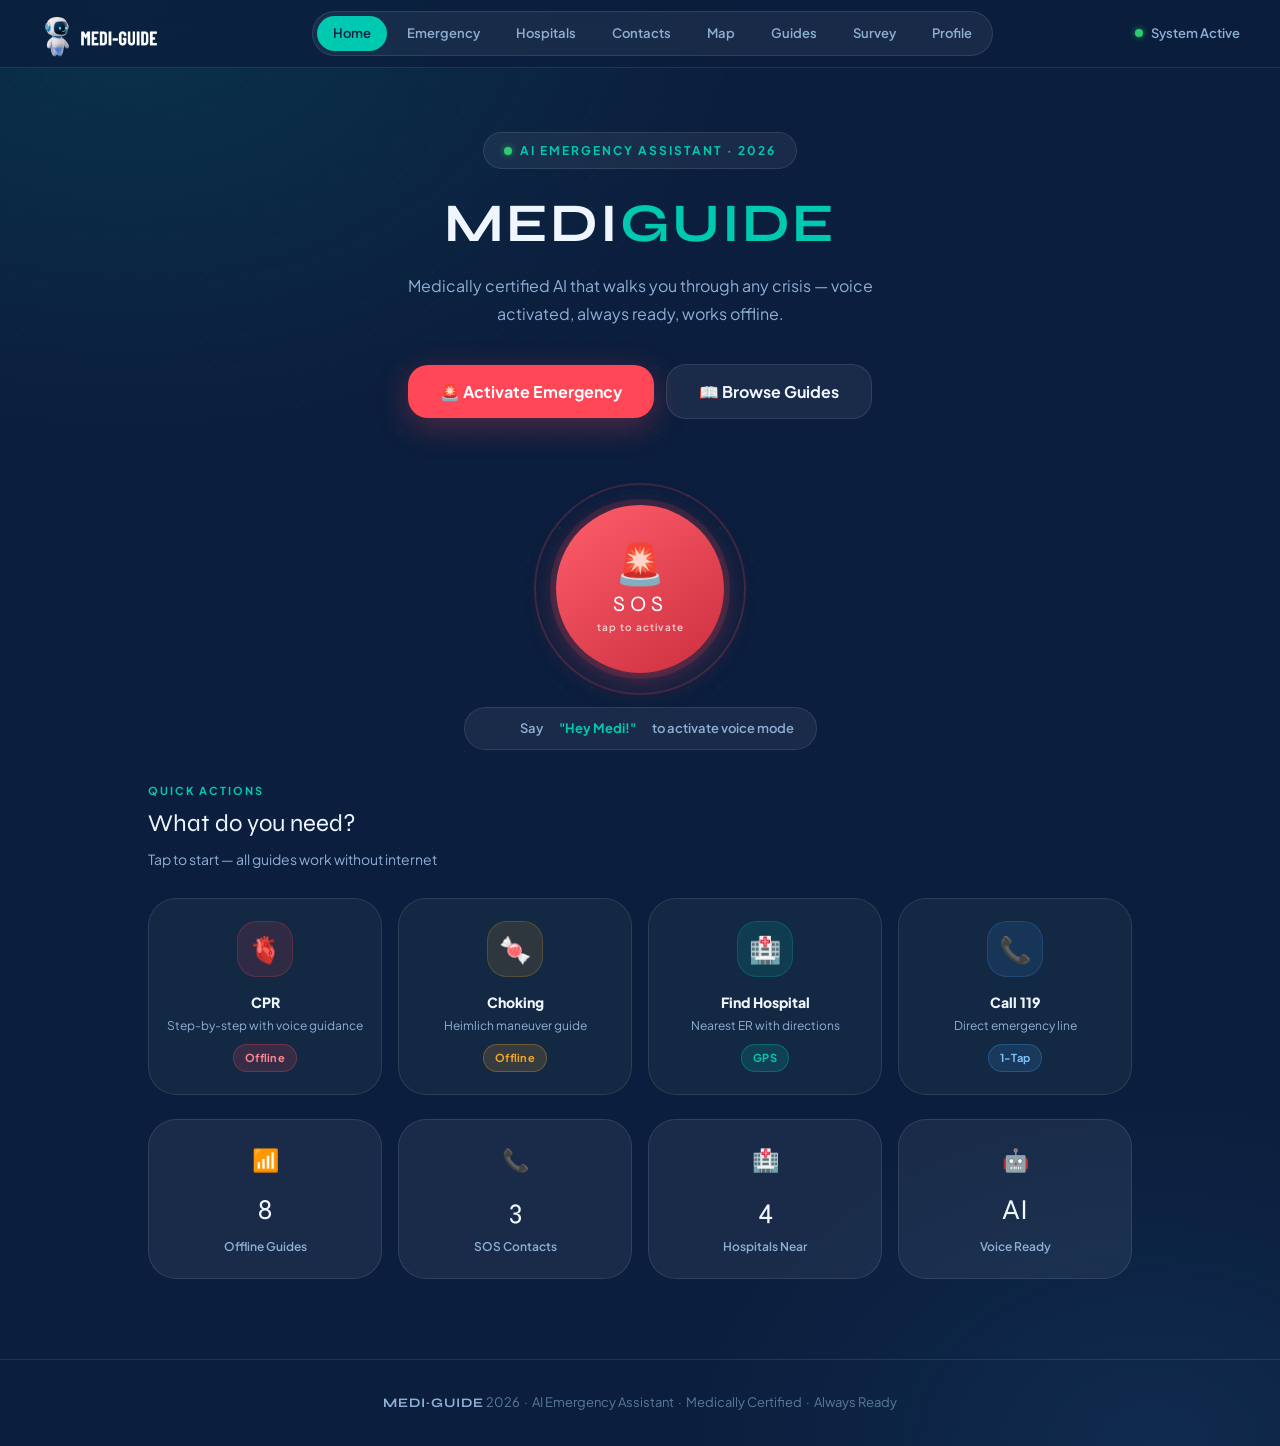
<file: index.html>
<!DOCTYPE html>
<html lang="en">
<head>
  <meta charset="UTF-8" />
  <meta name="viewport" content="width=device-width, initial-scale=1.0" />
  <title>MediGuide 2026 — AI Emergency Assistant</title>
  <link rel="stylesheet" href="css/style.css" />
</head>
<body>
<div class="page">

  <!-- ══ ALERT BANNER ══════════════════════════════════════ -->
  <div id="alert-banner" class="alert-banner hidden">
    <span>📡</span>
    <span>Family contacts notified · GPS location shared with emergency services</span>
  </div>

  <!-- ══ NAVIGATION ════════════════════════════════════════ -->
  <nav class="nav">
    <a href="index.html" class="nav-logo">
      <img src="images/Screenshot_2026-03-21_225656-removebg-preview.png" width = 130 height = 50>
    </a>

    <div class="nav-pill">
      <a href="#" data-screen="home" class="active">Home</a>
      <a href="#" data-screen="emergency">Emergency</a>
      <a href="#" data-screen="hospitals">Hospitals</a>
      <a href="pages/emergency_contacts.html">Contacts</a>
      <a href="pages/hospital_map.html">Map</a>
      <a href="#" data-screen="guides">Guides</a>
      <a href="pages/survey.html">Survey</a>
      <a href="pages/profile.html">Profile</a>
    </div>

    <div class="nav-status">
      <span class="dot-live"></span>
      <span class="text-sm" style="color:var(--text-2);">System Active</span>
    </div>

    <button class="nav-burger" onclick="toggleMobileNav()" aria-label="Menu">
      <span></span><span></span><span></span>
    </button>
  </nav>

  <!-- mobile drawer -->
  <div class="nav-drawer" id="nav-drawer">
    <a href="#" data-screen="home" class="active">🏠 Home</a>
    <a href="#" data-screen="emergency">🚨 Emergency</a>
    <a href="#" data-screen="hospitals">🏥 Hospitals</a>
    <a href="pages/emergency_contacts.html">Contacts</a>
    <a href="pages/hospital_map.html">Map</a>
    <a href="#" data-screen="guides">📖 Guides</a>
    <a href="pages/survey.html">📋 Survey</a>
    <a href="pages/profile.html">👤 Profile</a>
  </div>

  <!-- ════════════════════════════════════════════════════
       SCREEN: HOME
  ═══════════════════════════════════════════════════════ -->
  <div class="screen active" id="home" style="display:flex;flex-direction:column;">

    <!-- Hero -->
    <div class="hero">
      <div class="hero-eyebrow">
        <span class="dot-live"></span> AI Emergency Assistant · 2026
      </div>
      <h1>MEDI<em>GUIDE</em></h1>
      <p>Medically certified AI that walks you through any crisis — voice activated, always ready, works offline.</p>
      <div class="flex flex-wrap flex-center gap-12">
        <button class="btn btn-coral btn-lg" onclick="activateEmergency('cpr')">🚨 Activate Emergency</button>
        <button class="btn btn-ghost btn-lg" onclick="showScreen('guides')">📖 Browse Guides</button>
      </div>
    </div>

    <!-- SOS -->
    <div class="section" style="padding-top:0;">
      <div class="sos-wrap">
        <div class="sos-ring">
          <button class="sos-btn" onclick="activateEmergency('cpr')">
            <div class="sos-icon">🚨</div>
            <div class="sos-label">SOS</div>
            <div class="sos-sub">tap to activate</div>
          </button>
        </div>
        <div class="voice-hint" id="voice-hint">
          <div class="voice-wave">
            <span></span><span></span><span></span><span></span>
          </div>
          Say <strong style="color:var(--teal);margin:0 4px;">"Hey Medi!"</strong> to activate voice mode
        </div>
      </div>

      <!-- Quick Actions -->
      <div class="section-head">
        <div class="section-eyebrow">Quick Actions</div>
        <div class="section-title">What do you need?</div>
        <div class="section-sub">Tap to start — all guides work without internet</div>
      </div>

      <div class="grid-4 mb-24">
        <div class="qa-card" onclick="activateEmergency('cpr')">
          <div class="qa-icon-wrap" style="background:rgba(255,71,87,0.12);border:1px solid rgba(255,71,87,0.2);">🫀</div>
          <div class="qa-title">CPR</div>
          <div class="qa-desc">Step-by-step with voice guidance</div>
          <div class="mt-8"><span class="badge badge-coral">Offline</span></div>
        </div>
        <div class="qa-card" onclick="activateEmergency('choking')">
          <div class="qa-icon-wrap" style="background:rgba(245,166,35,0.12);border:1px solid rgba(245,166,35,0.2);">🍬</div>
          <div class="qa-title">Choking</div>
          <div class="qa-desc">Heimlich maneuver guide</div>
          <div class="mt-8"><span class="badge badge-gold">Offline</span></div>
        </div>
        <div class="qa-card" onclick="showScreen('hospitals')">
          <div class="qa-icon-wrap" style="background:rgba(0,201,177,0.12);border:1px solid rgba(0,201,177,0.2);">🏥</div>
          <div class="qa-title">Find Hospital</div>
          <div class="qa-desc">Nearest ER with directions</div>
          <div class="mt-8"><span class="badge badge-teal">GPS</span></div>
        </div>
        <div class="qa-card" onclick="showCalling('119')">
          <div class="qa-icon-wrap" style="background:rgba(61,155,233,0.12);border:1px solid rgba(61,155,233,0.2);">📞</div>
          <div class="qa-title">Call 119</div>
          <div class="qa-desc">Direct emergency line</div>
          <div class="mt-8"><span class="badge badge-sky">1-Tap</span></div>
        </div>
      </div>

      <!-- Stats -->
      <div class="grid-4">
        <div class="stat-card">
          <div class="stat-icon">📶</div>
          <div class="stat-value">8</div>
          <div class="stat-label">Offline Guides</div>
        </div>
        <div class="stat-card">
          <div class="stat-icon">📞</div>
          <div class="stat-value">3</div>
          <div class="stat-label">SOS Contacts</div>
        </div>
        <div class="stat-card">
          <div class="stat-icon">🏥</div>
          <div class="stat-value">4</div>
          <div class="stat-label">Hospitals Near</div>
        </div>
        <div class="stat-card">
          <div class="stat-icon">🤖</div>
          <div class="stat-value">AI</div>
          <div class="stat-label">Voice Ready</div>
        </div>
      </div>
    </div>
  </div>

  <!-- ════════════════════════════════════════════════════
       SCREEN: EMERGENCY
  ═══════════════════════════════════════════════════════ -->
  <div class="screen" id="emergency" style="display:none;flex-direction:column;">

    <div class="emg-header">
      <div class="emg-pulse"></div>
      <div style="flex:1;">
        <div class="emg-title" id="emg-title">🚨 EMERGENCY ACTIVE</div>
        <div class="emg-subtitle" id="emg-type">CPR — Voice Guided</div>
      </div>
      <button class="btn btn-ghost btn-sm" onclick="endEmergency()">✕ End</button>
    </div>

    <div class="section" style="flex:1;">
      <div class="flex-between mb-16">
        <button class="btn btn-surface btn-sm" onclick="prevStep()">
          <svg width="14" height="14" fill="none" viewBox="0 0 24 24" stroke="currentColor" stroke-width="2.5"><path d="M15 18l-6-6 6-6"/></svg>
          Previous
        </button>
        <span class="text-sm" style="color:var(--text-3);">Follow each step carefully</span>
        <button class="btn btn-teal btn-sm" onclick="nextStep()">
          Next
          <svg width="14" height="14" fill="none" viewBox="0 0 24 24" stroke="currentColor" stroke-width="2.5"><path d="M9 18l6-6-6-6"/></svg>
        </button>
      </div>

      <div class="step-list mb-24" id="step-list"></div>

      <div class="grid-4">
        <button class="btn btn-coral btn-full" onclick="showCalling('119')">
          <svg width="16" height="16" fill="none" viewBox="0 0 24 24" stroke="currentColor" stroke-width="2.5"><path d="M22 16.92v3a2 2 0 0 1-2.18 2 19.79 19.79 0 0 1-8.63-3.07A19.5 19.5 0 0 1 4.11 12 19.79 19.79 0 0 1 1.07 3.38 2 2 0 0 1 3 1h3a2 2 0 0 1 2 1.72 12.84 12.84 0 0 0 .7 2.81 2 2 0 0 1-.45 2.11L7.09 8.91a16 16 0 0 0 6 6l1.27-1.27a2 2 0 0 1 2.11-.45 12.84 12.84 0 0 0 2.81.7A2 2 0 0 1 22 16.92z"/></svg>
          Call 119
        </button>
        <button class="btn btn-teal btn-full" onclick="showScreen('hospitals')">
          <svg width="16" height="16" fill="none" viewBox="0 0 24 24" stroke="currentColor" stroke-width="2.5"><path d="M12 2C8.13 2 5 5.13 5 9c0 5.25 7 13 7 13s7-7.75 7-13c0-3.87-3.13-7-7-7z"/></svg>
          Hospital
        </button>
        <button class="btn btn-ghost btn-full" onclick="notifyContacts()">
          📍 Share Location
        </button>
        <button class="btn btn-ghost btn-full" onclick="showScreen('guides')">
          📖 Other Guides
        </button>
      </div>
    </div>

    <!-- Calling overlay -->
    <div class="calling-overlay" id="calling-overlay">
      <div class="calling-inner">
        <div class="call-pulse">📞</div>
        <div class="call-title" id="call-number">Calling 119</div>
        <div class="call-sub"   id="call-label">Cambodia Emergency Services</div>
        <div class="text-sm mt-8" style="color:var(--text-3);">Sharing GPS location…</div>
        <button class="btn btn-coral mt-24" style="border-radius:50%;width:58px;height:58px;padding:0;font-size:20px;" onclick="hideCalling()">✕</button>
      </div>
    </div>
  </div>

  <!-- ════════════════════════════════════════════════════
       SCREEN: HOSPITALS
  ═══════════════════════════════════════════════════════ -->
  <div class="screen" id="hospitals" style="display:none;flex-direction:column;">
    <div class="section">
      <button class="btn btn-ghost btn-sm mb-16" onclick="showScreen('home')">
        <svg width="14" height="14" fill="none" viewBox="0 0 24 24" stroke="currentColor" stroke-width="2.5"><path d="M15 18l-6-6 6-6"/></svg>
        Back
      </button>

      <div class="section-head">
        <div class="section-eyebrow">Emergency Care</div>
        <div class="section-title">🏥 Nearby Hospitals</div>
        <div class="section-sub">Ranked by emergency type · Phnom Penh, Cambodia</div>
      </div>

      <div class="location-bar">
        <span class="dot-live"></span>
        <span>📍 GPS Active — Phnom Penh, Cambodia</span>
        <span class="badge badge-teal" style="margin-left:auto;">Live</span>
      </div>

      <div id="hospital-list">
        <!-- rendered by app.js -->
      </div>
    </div>
  </div>

  <!-- ════════════════════════════════════════════════════
       SCREEN: GUIDES
  ═══════════════════════════════════════════════════════ -->
  <div class="screen" id="guides" style="display:none;flex-direction:column;">
    <div class="section">
      <button class="btn btn-ghost btn-sm mb-16" onclick="showScreen('home')">
        <svg width="14" height="14" fill="none" viewBox="0 0 24 24" stroke="currentColor" stroke-width="2.5"><path d="M15 18l-6-6 6-6"/></svg>
        Back
      </button>

      <div class="section-head">
        <div class="section-eyebrow">Emergency Library</div>
        <div class="section-title">📖 First Aid Guides</div>
        <div class="section-sub">All guides pre-downloaded — work without internet</div>
      </div>

      <div class="grid-3">
        <div class="guide-card featured" onclick="activateEmergency('cpr')">
          <div style="font-size:48px;">🫀</div>
          <div>
            <div class="guide-title" style="font-size:17px;">CPR</div>
            <div class="guide-meta">6 steps · Voice guided · Most used</div>
            <div class="mt-12"><span class="badge badge-coral">Start Now</span></div>
          </div>
        </div>

        <div class="guide-card" onclick="activateEmergency('choking')">
          <div class="guide-icon">🍬</div>
          <div class="guide-title">Choking</div>
          <div class="guide-meta">5 steps · Heimlich</div>
          <div class="mt-8"><span class="badge badge-ghost">Offline</span></div>
        </div>

        <div class="guide-card" onclick="activateEmergency('bleeding')">
          <div class="guide-icon">🩸</div>
          <div class="guide-title">Bleeding</div>
          <div class="guide-meta">5 steps · Tourniquet</div>
          <div class="mt-8"><span class="badge badge-ghost">Offline</span></div>
        </div>

        <div class="guide-card" onclick="activateEmergency('stroke')">
          <div class="guide-icon">🧠</div>
          <div class="guide-title">Stroke</div>
          <div class="guide-meta">FAST method · 5 steps</div>
          <div class="mt-8"><span class="badge badge-ghost">Offline</span></div>
        </div>

        <div class="guide-card">
          <div class="guide-icon">🔥</div>
          <div class="guide-title">Burns</div>
          <div class="guide-meta">3 steps · Cool & Cover</div>
          <div class="mt-8"><span class="badge badge-ghost">Offline</span></div>
        </div>

        <div class="guide-card">
          <div class="guide-icon">💊</div>
          <div class="guide-title">Overdose</div>
          <div class="guide-meta">4 steps · Naloxone</div>
          <div class="mt-8"><span class="badge badge-ghost">Offline</span></div>
        </div>

        <div class="guide-card">
          <div class="guide-icon">⚡</div>
          <div class="guide-title">Electric Shock</div>
          <div class="guide-meta">4 steps · Safety first</div>
          <div class="mt-8"><span class="badge badge-ghost">Offline</span></div>
        </div>

        <div class="guide-card">
          <div class="guide-icon">🌊</div>
          <div class="guide-title">Drowning</div>
          <div class="guide-meta">5 steps · Rescue & CPR</div>
          <div class="mt-8"><span class="badge badge-ghost">Offline</span></div>
        </div>

        <div class="guide-card">
          <div class="guide-icon">🐍</div>
          <div class="guide-title">Snake Bite</div>
          <div class="guide-meta">4 steps · Do & Don't</div>
          <div class="mt-8"><span class="badge badge-ghost">Offline</span></div>
        </div>
      </div>
    </div>
  </div>

  <!-- ══ FOOTER ════════════════════════════════════════════ -->
  <footer>
    <strong>MEDI·GUIDE</strong> 2026 &nbsp;·&nbsp; AI Emergency Assistant &nbsp;·&nbsp; Medically Certified &nbsp;·&nbsp; Always Ready
  </footer>

</div>
<script src="js/app.js"></script>
</body>
</html>
</file>
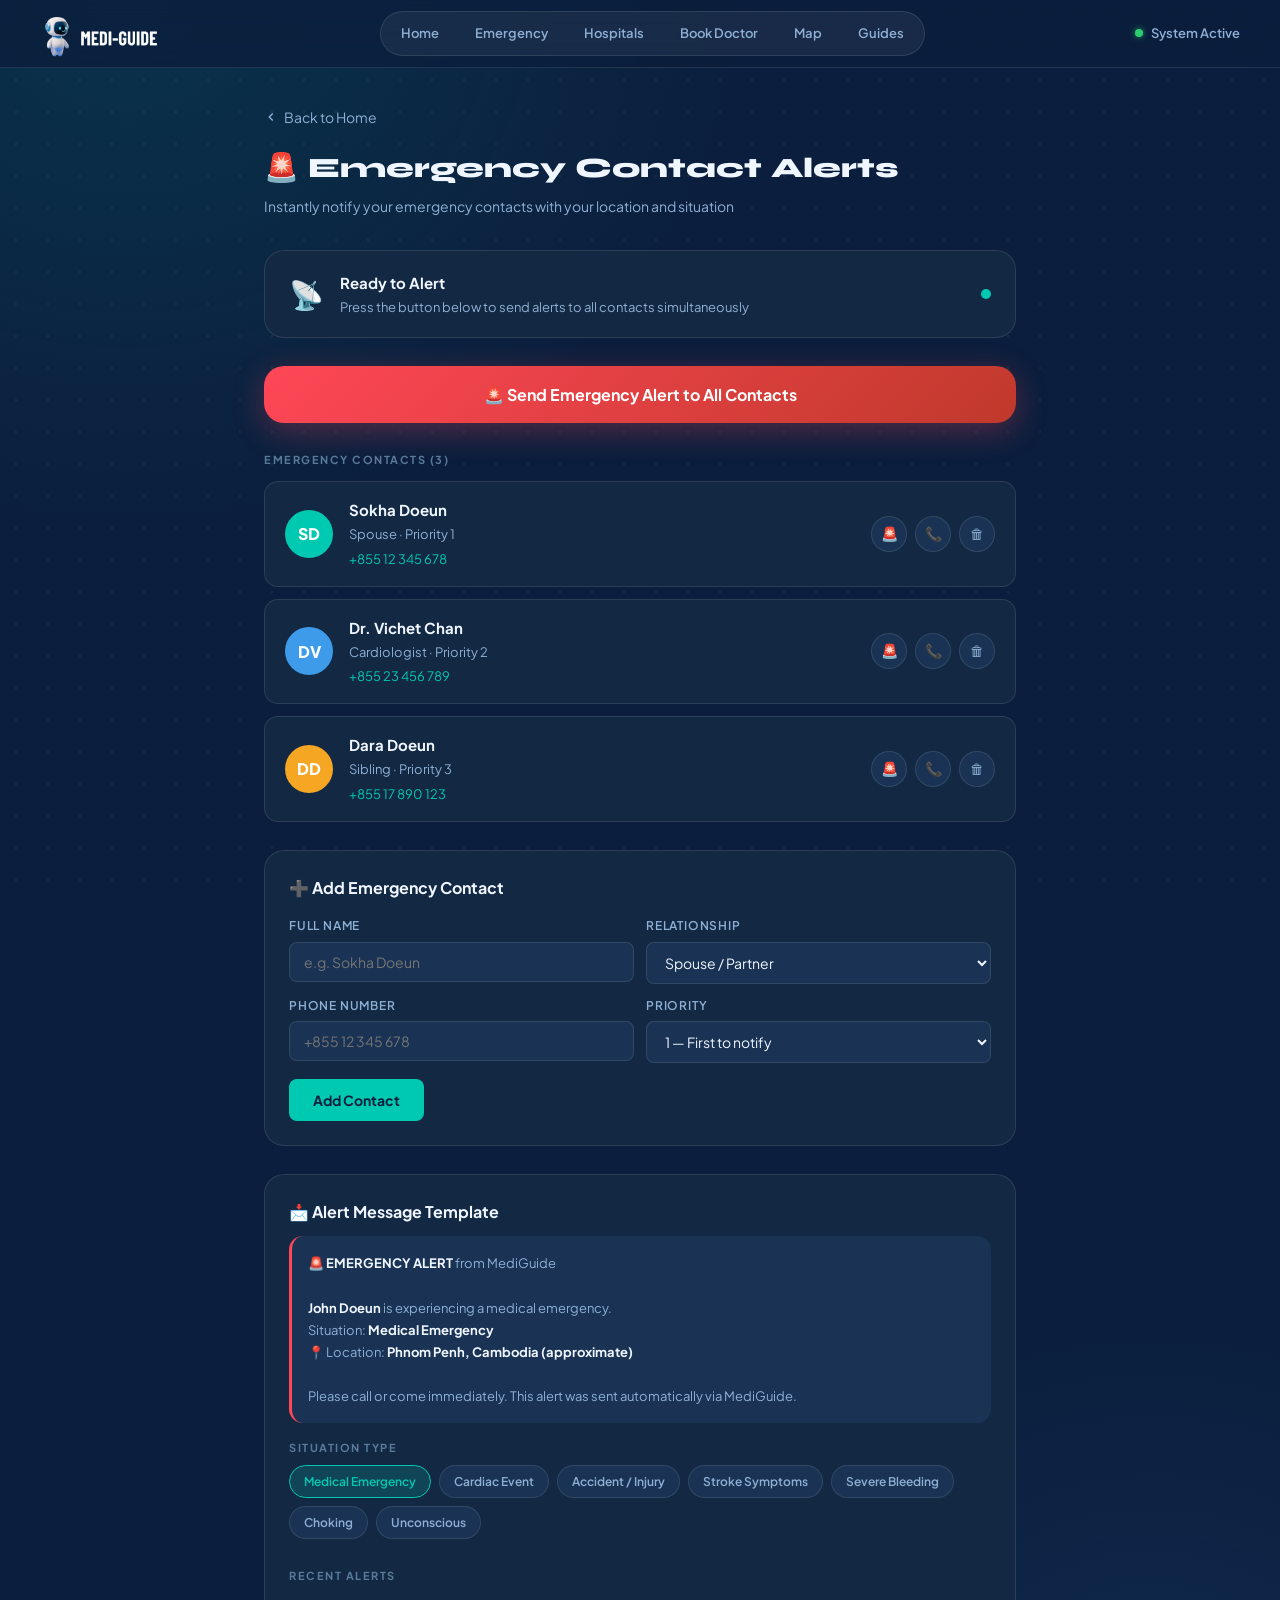
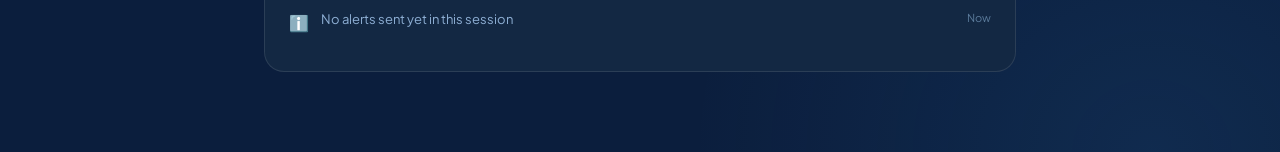
<file: pages/emergency_contacts.html>
<!DOCTYPE html>
<html lang="en">
<head>
  <meta charset="UTF-8" />
  <meta name="viewport" content="width=device-width, initial-scale=1.0" />
  <title>Emergency Contacts — MediGuide 2026</title>
  <link rel="stylesheet" href="../css/style.css" />
  <style>
    /* ── Page specific ─────────────────────────────── */
    .contacts-page { max-width: 800px; margin: 0 auto; padding: 32px 24px 80px; }

    .page-header { margin-bottom: 32px; }
    .page-header .back-btn {
      display: inline-flex; align-items: center; gap: 6px;
      color: var(--text-2); font-size: 14px; text-decoration: none;
      padding: 6px 0; transition: color .2s;
    }
    .page-header .back-btn:hover { color: var(--teal); }
    .page-header h1 {
      font-family: var(--font-brand); font-size: 28px; font-weight: 800;
      color: var(--text-1); margin-top: 12px;
    }
    .page-header p { color: var(--text-2); font-size: 14px; margin-top: 4px; }

    /* Alert Status Banner */
    .alert-status {
      background: var(--surface-1);
      border: 1px solid var(--glass-border);
      border-radius: var(--r-lg);
      padding: 20px 24px;
      display: flex; align-items: center; gap: 16px;
      margin-bottom: 28px;
      position: relative; overflow: hidden;
    }
    .alert-status::before {
      content: ''; position: absolute; top: 0; left: 0; right: 0; height: 3px;
      background: var(--teal);
      transform: scaleX(0); transform-origin: left;
      transition: transform .6s ease;
    }
    .alert-status.sending::before { transform: scaleX(1); }
    .alert-status.sent::before { background: #22c55e; transform: scaleX(1); }
    .alert-status-icon { font-size: 28px; }
    .alert-status-text h3 { font-size: 15px; font-weight: 700; color: var(--text-1); }
    .alert-status-text p  { font-size: 13px; color: var(--text-2); margin-top: 2px; }
    .alert-dot { width: 10px; height: 10px; border-radius: 50%; background: var(--teal); margin-left: auto; flex-shrink: 0; }
    .alert-dot.pulse { animation: pulse-ring 1.4s infinite; }
    @keyframes pulse-ring {
      0%   { box-shadow: 0 0 0 0 rgba(0,201,177,.6); }
      70%  { box-shadow: 0 0 0 8px rgba(0,201,177,0); }
      100% { box-shadow: 0 0 0 0 rgba(0,201,177,0); }
    }

    /* Send Alert CTA */
    .send-alert-btn {
      width: 100%; padding: 18px 24px; border-radius: var(--r-lg);
      background: linear-gradient(135deg, var(--coral) 0%, #c0392b 100%);
      color: white; font-size: 16px; font-weight: 700; font-family: var(--font-body);
      border: none; cursor: pointer; display: flex; align-items: center; justify-content: center; gap: 10px;
      transition: transform .15s, box-shadow .15s; box-shadow: var(--shadow-coral);
      margin-bottom: 28px;
    }
    .send-alert-btn:hover { transform: translateY(-2px); box-shadow: 0 12px 40px rgba(255,71,87,.45); }
    .send-alert-btn:active { transform: translateY(0); }
    .send-alert-btn:disabled { opacity: .6; cursor: not-allowed; transform: none; }

    /* Contacts Grid */
    .section-label {
      font-size: 11px; font-weight: 700; letter-spacing: 1.5px;
      text-transform: uppercase; color: var(--text-3); margin-bottom: 12px;
    }
    .contacts-list { display: flex; flex-direction: column; gap: 12px; margin-bottom: 28px; }

    .contact-card {
      background: var(--surface-1);
      border: 1px solid var(--glass-border);
      border-radius: var(--r-md);
      padding: 16px 20px;
      display: flex; align-items: center; gap: 16px;
      transition: border-color .2s, background .2s;
      position: relative; overflow: hidden;
    }
    .contact-card.notified {
      border-color: rgba(34,197,94,.4);
      background: rgba(34,197,94,.05);
    }
    .contact-card.notified::after {
      content: '✓ Notified';
      position: absolute; right: 16px; top: 50%; transform: translateY(-50%);
      font-size: 12px; font-weight: 700; color: #22c55e;
      background: rgba(34,197,94,.15); padding: 3px 10px; border-radius: 20px;
    }
    .contact-avatar {
      width: 48px; height: 48px; border-radius: 50%;
      display: flex; align-items: center; justify-content: center;
      font-size: 16px; font-weight: 800; color: white; flex-shrink: 0;
    }
    .contact-info h4 { font-size: 15px; font-weight: 700; color: var(--text-1); }
    .contact-info p  { font-size: 13px; color: var(--text-2); margin-top: 2px; }
    .contact-info .contact-phone { color: var(--teal); font-size: 13px; margin-top: 4px; }
    .contact-actions { margin-left: auto; display: flex; gap: 8px; flex-shrink: 0; }
    .contact-actions button {
      width: 36px; height: 36px; border-radius: 50%; border: 1px solid var(--glass-border);
      background: var(--surface-2); color: var(--text-2); cursor: pointer;
      display: flex; align-items: center; justify-content: center; font-size: 14px;
      transition: background .2s, color .2s;
    }
    .contact-actions button:hover { background: var(--surface-3); color: var(--text-1); }

    /* Add Contact Form */
    .add-contact-section {
      background: var(--surface-1);
      border: 1px solid var(--glass-border);
      border-radius: var(--r-lg); padding: 24px;
      margin-bottom: 28px;
    }
    .add-contact-section h3 { font-size: 16px; font-weight: 700; margin-bottom: 16px; }
    .form-grid { display: grid; grid-template-columns: 1fr 1fr; gap: 12px; }
    .form-field { display: flex; flex-direction: column; gap: 6px; }
    .form-field.full { grid-column: 1 / -1; }
    .form-field label { font-size: 12px; font-weight: 600; color: var(--text-2); text-transform: uppercase; letter-spacing: .8px; }
    .form-field input, .form-field select {
      padding: 10px 14px; border-radius: var(--r-sm);
      background: var(--surface-2); border: 1px solid var(--glass-border);
      color: var(--text-1); font-size: 14px; font-family: var(--font-body);
      outline: none; transition: border-color .2s;
    }
    .form-field input:focus, .form-field select:focus { border-color: var(--teal); }
    .form-field select option { background: var(--surface-2); }
    .add-btn {
      margin-top: 16px; padding: 12px 24px; border-radius: var(--r-sm);
      background: var(--teal); color: var(--navy); font-size: 14px; font-weight: 700;
      font-family: var(--font-body); border: none; cursor: pointer;
      transition: background .2s, transform .15s;
    }
    .add-btn:hover { background: var(--teal-dim); transform: translateY(-1px); }

    /* Message template */
    .message-template {
      background: var(--surface-1); border: 1px solid var(--glass-border);
      border-radius: var(--r-lg); padding: 24px;
    }
    .message-template h3 { font-size: 16px; font-weight: 700; margin-bottom: 12px; }
    .template-preview {
      background: var(--surface-2); border-radius: var(--r-md); padding: 16px;
      font-size: 13px; color: var(--text-2); line-height: 1.7;
      border-left: 3px solid var(--coral); margin-bottom: 16px;
    }
    .template-preview strong { color: var(--text-1); }
    .template-options { display: flex; gap: 8px; flex-wrap: wrap; }
    .template-pill {
      padding: 6px 14px; border-radius: 20px; font-size: 12px; font-weight: 600;
      background: var(--surface-2); border: 1px solid var(--glass-border);
      color: var(--text-2); cursor: pointer; transition: all .2s;
    }
    .template-pill.active, .template-pill:hover {
      background: var(--teal-glow); border-color: var(--teal); color: var(--teal);
    }

    /* Alert log */
    .alert-log { margin-top: 28px; }
    .log-item {
      display: flex; align-items: flex-start; gap: 12px;
      padding: 12px 0; border-bottom: 1px solid var(--glass-border);
      font-size: 13px;
    }
    .log-item:last-child { border-bottom: none; }
    .log-icon { font-size: 16px; flex-shrink: 0; margin-top: 1px; }
    .log-text { color: var(--text-2); flex: 1; }
    .log-text strong { color: var(--text-1); }
    .log-time { color: var(--text-3); font-size: 11px; }

    @media (max-width: 600px) {
      .form-grid { grid-template-columns: 1fr; }
      .contact-card.notified::after { display: none; }
    }
  </style>
</head>
<body>
<div class="page">
  <nav class="nav">
    <a href="../index.html" class="nav-logo">
      <img src="../images/Screenshot_2026-03-21_225656-removebg-preview.png" width="130" height="50">
    </a>
    <div class="nav-pill">
      <a href="../index.html" data-screen="home">Home</a>
      <a href="../index.html" data-screen="emergency">Emergency</a>
      <a href="../index.html" data-screen="hospitals">Hospitals</a>
      <a href="../pages/doctor-booking.html">Book Doctor</a>
      <a href="../pages/hospital-map.html">Map</a>
      <a href="../index.html" data-screen="guides">Guides</a>
    </div>
    <div class="nav-status">
      <span class="dot-live"></span>
      <span class="text-sm" style="color:var(--text-2);">System Active</span>
    </div>
  </nav>

  <div class="contacts-page">
    <div class="page-header">
      <a href="../index.html" class="back-btn">
        <svg width="14" height="14" fill="none" viewBox="0 0 24 24" stroke="currentColor" stroke-width="2.5"><path d="M15 18l-6-6 6-6"/></svg>
        Back to Home
      </a>
      <h1>🚨 Emergency Contact Alerts</h1>
      <p>Instantly notify your emergency contacts with your location and situation</p>
    </div>

    <!-- Status Banner -->
    <div class="alert-status" id="alert-status">
      <div class="alert-status-icon">📡</div>
      <div class="alert-status-text">
        <h3 id="alert-status-title">Ready to Alert</h3>
        <p id="alert-status-desc">Press the button below to send alerts to all contacts simultaneously</p>
      </div>
      <div class="alert-dot pulse" id="alert-dot"></div>
    </div>

    <!-- Big Send Button -->
    <button class="send-alert-btn" id="send-all-btn" onclick="sendAllAlerts()">
      🚨 Send Emergency Alert to All Contacts
    </button>

    <!-- Contacts List -->
    <div class="section-label">Emergency Contacts (<span id="contact-count">0</span>)</div>
    <div class="contacts-list" id="contacts-list"></div>

    <!-- Add Contact -->
    <div class="add-contact-section">
      <h3>➕ Add Emergency Contact</h3>
      <div class="form-grid">
        <div class="form-field">
          <label>Full Name</label>
          <input type="text" id="new-name" placeholder="e.g. Sokha Doeun" />
        </div>
        <div class="form-field">
          <label>Relationship</label>
          <select id="new-relation">
            <option value="Spouse">Spouse / Partner</option>
            <option value="Parent">Parent</option>
            <option value="Child">Child</option>
            <option value="Sibling">Sibling</option>
            <option value="Friend">Close Friend</option>
            <option value="Doctor">Doctor</option>
            <option value="Caregiver">Caregiver</option>
            <option value="Other">Other</option>
          </select>
        </div>
        <div class="form-field">
          <label>Phone Number</label>
          <input type="tel" id="new-phone" placeholder="+855 12 345 678" />
        </div>
        <div class="form-field">
          <label>Priority</label>
          <select id="new-priority">
            <option value="1">1 — First to notify</option>
            <option value="2">2 — Second to notify</option>
            <option value="3">3 — Third to notify</option>
          </select>
        </div>
      </div>
      <button class="add-btn" onclick="addContact()">Add Contact</button>
    </div>

    <!-- Message Template -->
    <div class="message-template">
      <h3>📩 Alert Message Template</h3>
      <div class="template-preview" id="template-preview">
        🚨 <strong>EMERGENCY ALERT</strong> from MediGuide<br><br>
        <strong id="tpl-name">[Your Name]</strong> is experiencing a medical emergency.<br>
        Situation: <strong id="tpl-situation">Medical Emergency</strong><br>
        📍 Location: <strong id="tpl-location">Getting GPS...</strong><br><br>
        Please call or come immediately. This alert was sent automatically via MediGuide.
      </div>
      <div class="section-label" style="margin-bottom:8px;">Situation Type</div>
      <div class="template-options">
        <div class="template-pill active" onclick="selectSituation(this,'Medical Emergency')">Medical Emergency</div>
        <div class="template-pill" onclick="selectSituation(this,'Cardiac Event')">Cardiac Event</div>
        <div class="template-pill" onclick="selectSituation(this,'Accident / Injury')">Accident / Injury</div>
        <div class="template-pill" onclick="selectSituation(this,'Stroke Symptoms')">Stroke Symptoms</div>
        <div class="template-pill" onclick="selectSituation(this,'Severe Bleeding')">Severe Bleeding</div>
        <div class="template-pill" onclick="selectSituation(this,'Choking')">Choking</div>
        <div class="template-pill" onclick="selectSituation(this,'Unconscious / Unresponsive')">Unconscious</div>
      </div>

      <!-- Alert Log -->
      <div class="alert-log">
        <div class="section-label">Recent Alerts</div>
        <div id="alert-log-list">
          <div class="log-item">
            <span class="log-icon">ℹ️</span>
            <span class="log-text">No alerts sent yet in this session</span>
            <span class="log-time">Now</span>
          </div>
        </div>
      </div>
    </div>
  </div>
</div>

<script>
'use strict';

/* ── State ── */
let contacts = [
  { id: 1, name: 'Sokha Doeun',     relation: 'Spouse',       phone: '+855 12 345 678', priority: 1, color: '#00c9b1' },
  { id: 2, name: 'Dr. Vichet Chan', relation: 'Cardiologist', phone: '+855 23 456 789', priority: 2, color: '#3d9be9' },
  { id: 3, name: 'Dara Doeun',      relation: 'Sibling',      phone: '+855 17 890 123', priority: 3, color: '#f5a623' }
];
let selectedSituation = 'Medical Emergency';
let userLocation = null;
let alertLog = [];

/* ── Init ── */
function init() {
  renderContacts();
  getLocation();
  updateTemplate();
}

/* ── Geolocation ── */
function getLocation() {
  if (!navigator.geolocation) {
    document.getElementById('tpl-location').textContent = 'Phnom Penh, Cambodia (GPS unavailable)';
    userLocation = { lat: 11.5564, lng: 104.9282, label: 'Phnom Penh, Cambodia' };
    return;
  }
  navigator.geolocation.getCurrentPosition(
    pos => {
      const { latitude: lat, longitude: lng } = pos.coords;
      userLocation = { lat, lng, label: `${lat.toFixed(5)}, ${lng.toFixed(5)}` };
      document.getElementById('tpl-location').textContent = `${lat.toFixed(5)}, ${lng.toFixed(5)} — Tap to open maps`;
    },
    () => {
      document.getElementById('tpl-location').textContent = 'Phnom Penh, Cambodia (approximate)';
      userLocation = { lat: 11.5564, lng: 104.9282, label: 'Phnom Penh, Cambodia' };
    },
    { timeout: 6000 }
  );
}

/* ── Render Contacts ── */
function renderContacts() {
  const list = document.getElementById('contacts-list');
  document.getElementById('contact-count').textContent = contacts.length;

  list.innerHTML = contacts.map(c => `
    <div class="contact-card" id="card-${c.id}">
      <div class="contact-avatar" style="background:${c.color}">
        ${c.name.split(' ').map(n=>n[0]).join('').slice(0,2)}
      </div>
      <div class="contact-info">
        <h4>${c.name}</h4>
        <p>${c.relation} · Priority ${c.priority}</p>
        <p class="contact-phone">${c.phone}</p>
      </div>
      <div class="contact-actions">
        <button onclick="sendSingleAlert(${c.id})" title="Send Alert">🚨</button>
        <button onclick="callContact('${c.phone}')" title="Call">📞</button>
        <button onclick="removeContact(${c.id})" title="Remove">🗑</button>
      </div>
    </div>
  `).join('');
}

/* ── Send All Alerts ── */
function sendAllAlerts() {
  const btn = document.getElementById('send-all-btn');
  const status = document.getElementById('alert-status');
  const dot = document.getElementById('alert-dot');
  btn.disabled = true;
  btn.textContent = '📡 Sending alerts...';

  status.className = 'alert-status sending';
  document.getElementById('alert-status-title').textContent = 'Sending Alerts...';
  document.getElementById('alert-status-desc').textContent = `Notifying ${contacts.length} contacts with your location`;
  dot.className = 'alert-dot pulse';

  let delay = 0;
  contacts.forEach(c => {
    delay += 700;
    setTimeout(() => {
      const card = document.getElementById('card-' + c.id);
      if (card) card.classList.add('notified');
      addLog(`Alert sent to ${c.name} (${c.relation})`, '✅');
    }, delay);
  });

  setTimeout(() => {
    status.className = 'alert-status sent';
    document.getElementById('alert-status-title').textContent = '✅ All Contacts Notified';
    document.getElementById('alert-status-desc').textContent = `${contacts.length} contacts alerted · GPS location shared`;
    dot.className = 'alert-dot';
    btn.disabled = false;
    btn.textContent = '🚨 Send Emergency Alert to All Contacts';
    addLog('Emergency alert broadcast complete', '🚨');
  }, delay + 800);
}

/* ── Send Single Alert ── */
function sendSingleAlert(id) {
  const c = contacts.find(x => x.id === id);
  if (!c) return;
  const card = document.getElementById('card-' + id);
  if (card) card.classList.add('notified');
  addLog(`Alert sent to ${c.name}`, '✅');
}

/* ── Call Contact ── */
function callContact(phone) {
  window.location.href = 'tel:' + phone.replace(/\s/g,'');
}

/* ── Remove Contact ── */
function removeContact(id) {
  if (!confirm('Remove this contact?')) return;
  contacts = contacts.filter(c => c.id !== id);
  renderContacts();
}

/* ── Add Contact ── */
function addContact() {
  const name     = document.getElementById('new-name').value.trim();
  const relation = document.getElementById('new-relation').value;
  const phone    = document.getElementById('new-phone').value.trim();
  const priority = parseInt(document.getElementById('new-priority').value);

  if (!name || !phone) { alert('Please enter name and phone number'); return; }

  const colors = ['#00c9b1','#3d9be9','#f5a623','#ff4757','#a78bfa','#34d399'];
  const newId = Date.now();
  contacts.push({ id: newId, name, relation, phone, priority, color: colors[contacts.length % colors.length] });
  contacts.sort((a,b) => a.priority - b.priority);

  document.getElementById('new-name').value  = '';
  document.getElementById('new-phone').value = '';
  renderContacts();
  addLog(`${name} added as emergency contact`, '➕');
}

/* ── Select Situation ── */
function selectSituation(el, situation) {
  document.querySelectorAll('.template-pill').forEach(p => p.classList.remove('active'));
  el.classList.add('active');
  selectedSituation = situation;
  document.getElementById('tpl-situation').textContent = situation;
}

/* ── Update Template ── */
function updateTemplate() {
  document.getElementById('tpl-name').textContent = 'John Doeun';
}

/* ── Add Log Entry ── */
function addLog(text, icon = '📋') {
  const logList = document.getElementById('alert-log-list');
  const now = new Date().toLocaleTimeString([], {hour:'2-digit',minute:'2-digit'});
  alertLog.unshift({ text, icon, time: now });

  logList.innerHTML = alertLog.slice(0,5).map(l => `
    <div class="log-item">
      <span class="log-icon">${l.icon}</span>
      <span class="log-text">${l.text}</span>
      <span class="log-time">${l.time}</span>
    </div>
  `).join('');
}

document.addEventListener('DOMContentLoaded', init);
</script>
</body>
</html>
</file>
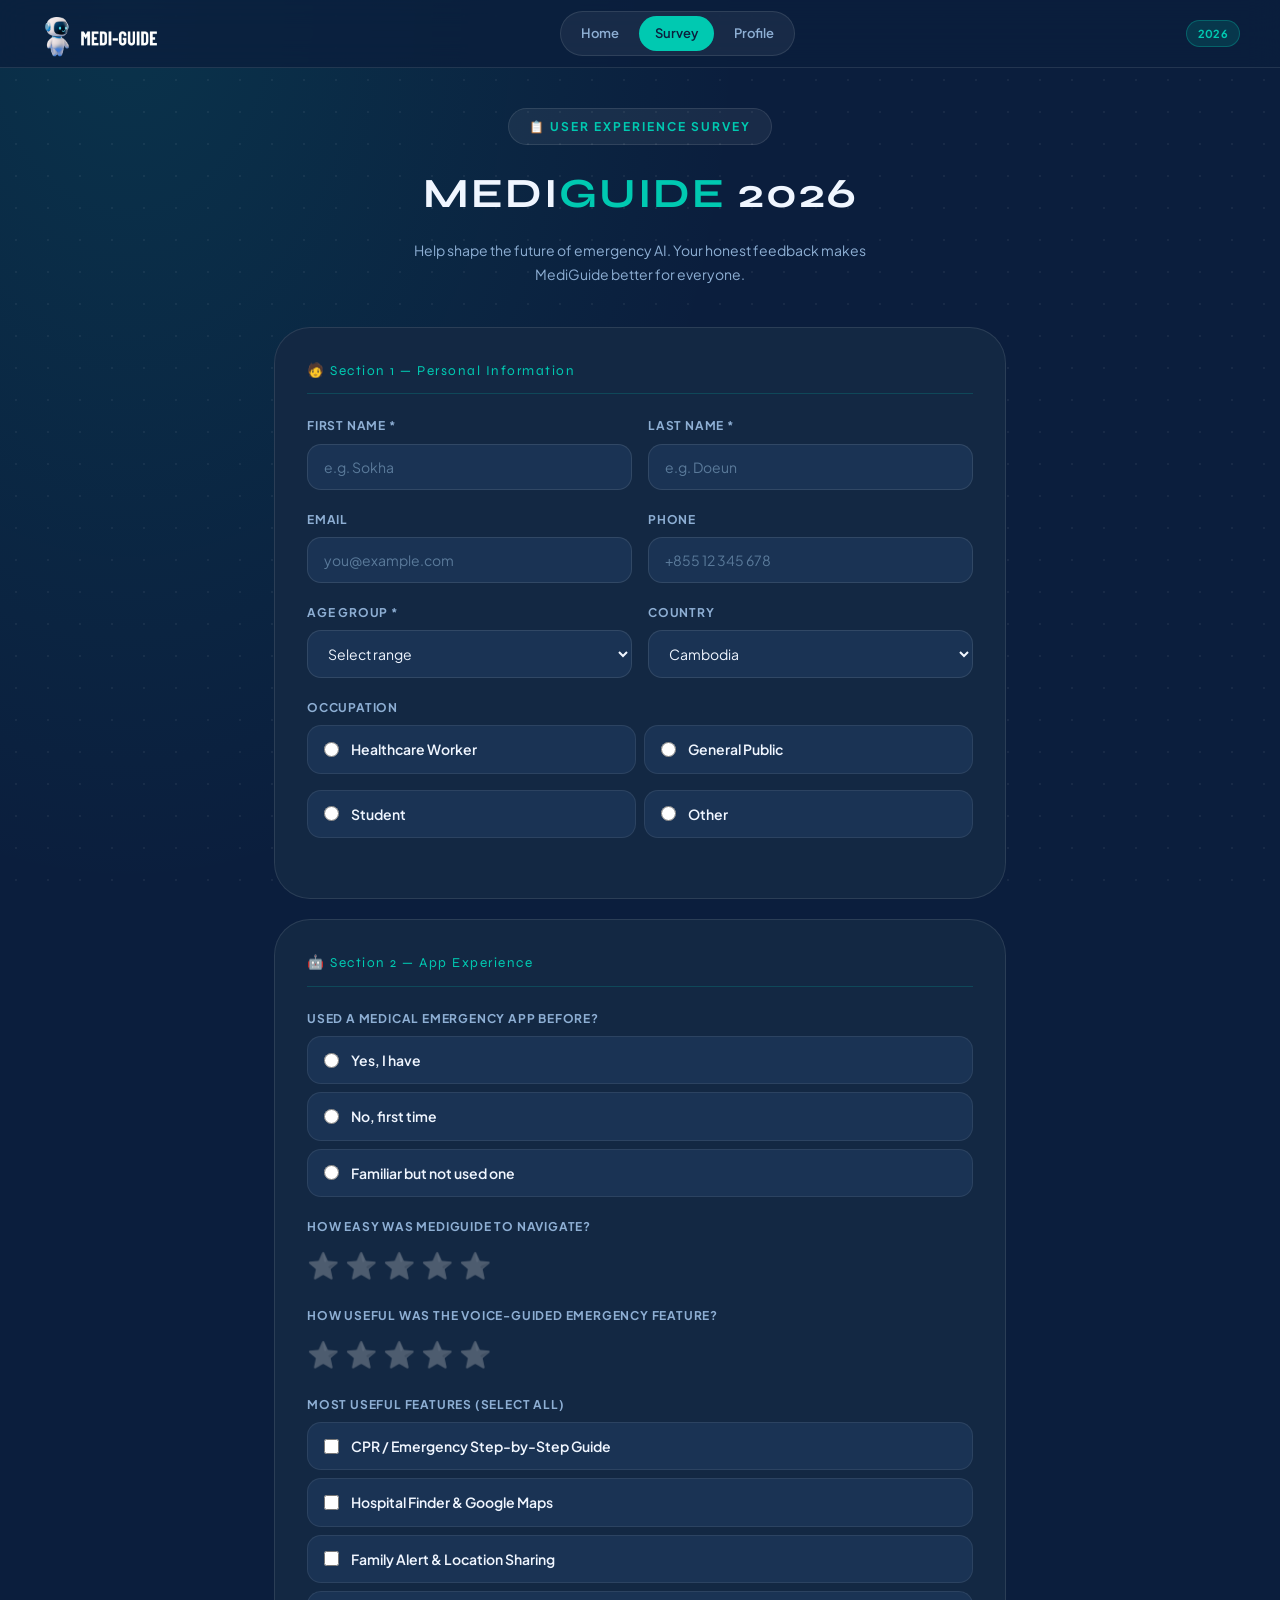
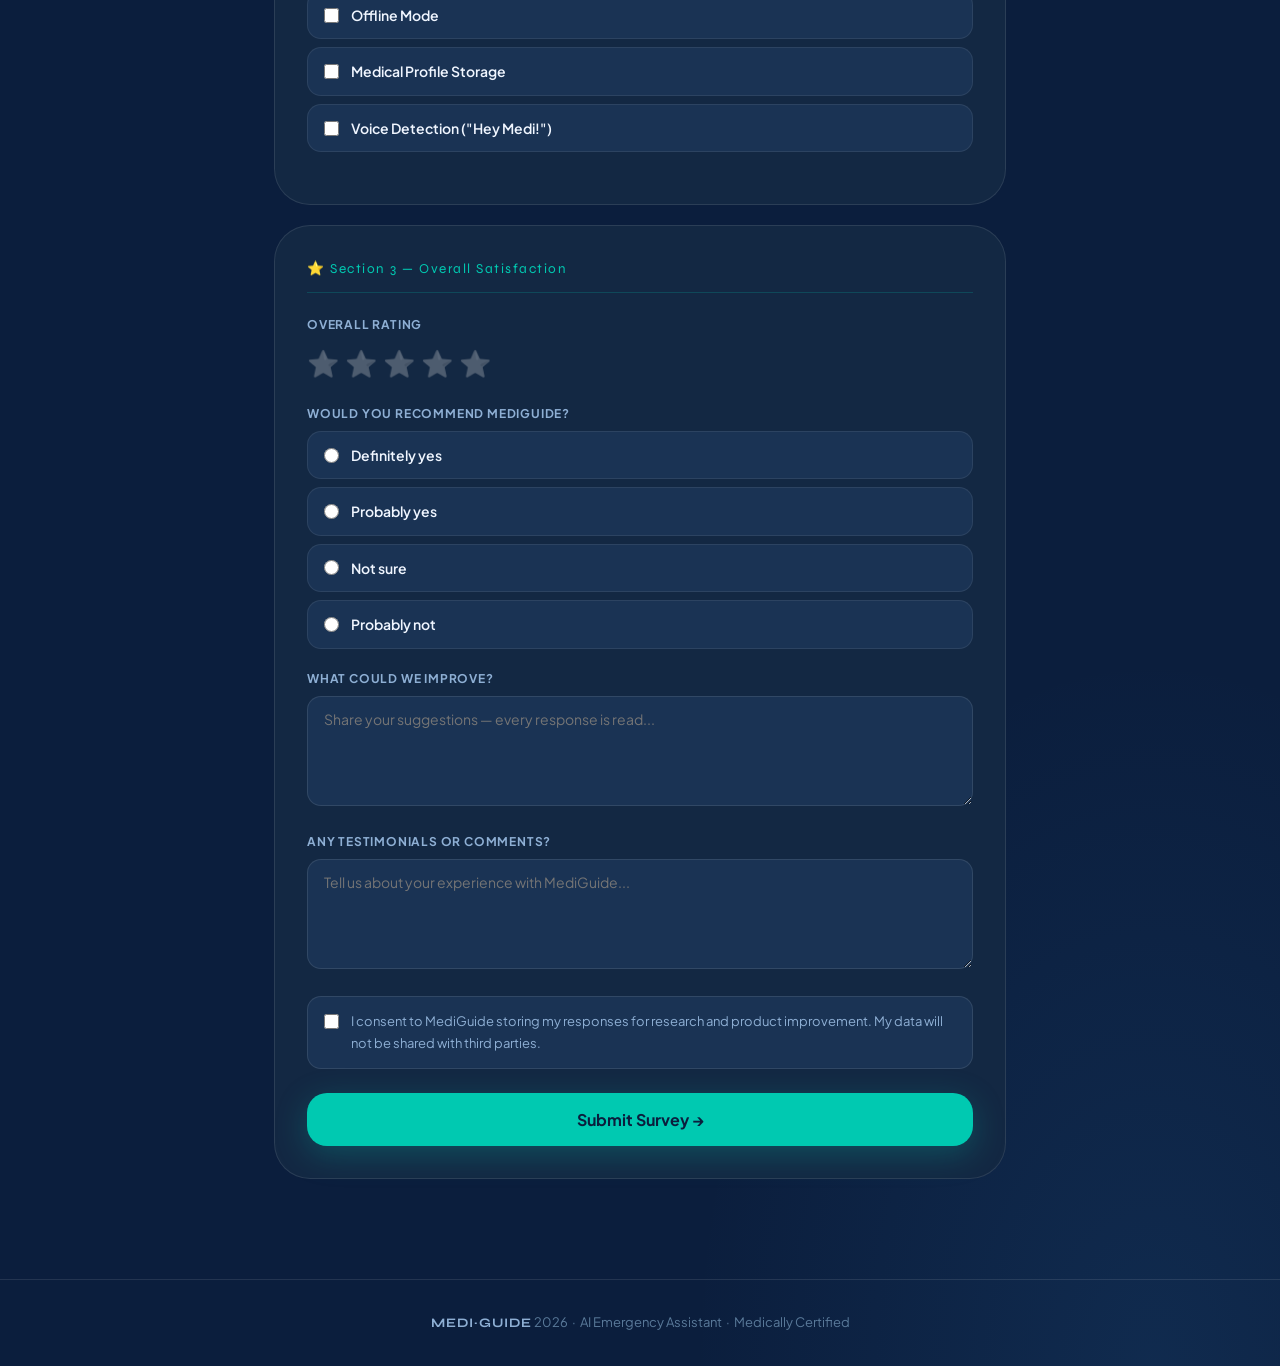
<file: pages/survey.html>
<!DOCTYPE html>
<html lang="en">
<head>
  <meta charset="UTF-8" />
  <meta name="viewport" content="width=device-width, initial-scale=1.0" />
  <title>MediGuide 2026 — Survey</title>
  <link rel="stylesheet" href="../css/style.css" />
</head>
<body>
<div class="page">

  <nav class="nav">
    <a href="../index.html" class="nav-logo">
      <img src = "../images/Screenshot_2026-03-21_225656-removebg-preview.png" width = 130 height = 50>
    </a>
    <div class="nav-pill">
      <a href="../index.html">Home</a>
      <a href="survey.html" class="active">Survey</a>
      <a href="profile.html">Profile</a>
    </div>
    <span class="badge badge-teal">2026</span>
  </nav>

  <div class="inner-wrap">

    <!-- Header -->
    <div style="text-align:center;margin-bottom:40px;">
      <div class="hero-eyebrow" style="display:inline-flex;margin-bottom:16px;">📋 User Experience Survey</div>
      <h1 style="font-family:var(--font-brand);font-size:clamp(1.8rem,4vw,2.6rem);color:var(--text-1);letter-spacing:2px;margin-bottom:10px;">
        MEDI<em style="color:var(--teal);font-style:normal;">GUIDE</em> 2026
      </h1>
      <p style="color:var(--text-2);font-size:14px;max-width:460px;margin:0 auto;line-height:1.75;">
        Help shape the future of emergency AI. Your honest feedback makes MediGuide better for everyone.
      </p>
    </div>

    <form id="survey-form" novalidate>

      <!-- Section 1 -->
      <div class="survey-card">
        <div class="survey-section-title">🧑 Section 1 — Personal Information</div>

        <div class="grid-2" style="gap:16px;">
          <div class="form-group">
            <label class="form-label" for="first-name">First Name *</label>
            <input class="form-input" id="first-name" name="first_name" type="text" placeholder="e.g. Sokha" required />
          </div>
          <div class="form-group">
            <label class="form-label" for="last-name">Last Name *</label>
            <input class="form-input" id="last-name" name="last_name" type="text" placeholder="e.g. Doeun" required />
          </div>
        </div>
        <div class="grid-2" style="gap:16px;">
          <div class="form-group">
            <label class="form-label" for="email">Email</label>
            <input class="form-input" id="email" name="email" type="email" placeholder="you@example.com" />
          </div>
          <div class="form-group">
            <label class="form-label" for="phone">Phone</label>
            <input class="form-input" id="phone" name="phone" type="tel" placeholder="+855 12 345 678" />
          </div>
        </div>
        <div class="grid-2" style="gap:16px;">
          <div class="form-group">
            <label class="form-label" for="age-group">Age Group *</label>
            <select class="form-select" id="age-group" name="age_group" required>
              <option value="">Select range</option>
              <option>Under 18</option><option>18–25</option><option>26–35</option>
              <option>36–50</option><option>51–65</option><option>65+</option>
            </select>
          </div>
          <div class="form-group">
            <label class="form-label" for="country">Country</label>
            <select class="form-select" id="country" name="country">
              <option value="">Select country</option>
              <option value="kh" selected>Cambodia</option>
              <option value="th">Thailand</option><option value="vn">Vietnam</option>
              <option value="my">Malaysia</option><option value="sg">Singapore</option>
              <option value="ph">Philippines</option><option value="other">Other</option>
            </select>
          </div>
        </div>
        <div class="form-group">
          <label class="form-label">Occupation</label>
          <div style="display:grid;grid-template-columns:repeat(2,1fr);gap:8px;">
            <label class="option-item"><input type="radio" name="occupation" value="healthcare" /><label>Healthcare Worker</label></label>
            <label class="option-item"><input type="radio" name="occupation" value="general" /><label>General Public</label></label>
            <label class="option-item"><input type="radio" name="occupation" value="student" /><label>Student</label></label>
            <label class="option-item"><input type="radio" name="occupation" value="other" /><label>Other</label></label>
          </div>
        </div>
      </div>

      <!-- Section 2 -->
      <div class="survey-card">
        <div class="survey-section-title">🤖 Section 2 — App Experience</div>

        <div class="form-group">
          <label class="form-label">Used a medical emergency app before?</label>
          <label class="option-item"><input type="radio" name="prior_use" value="yes"/><label>Yes, I have</label></label>
          <label class="option-item"><input type="radio" name="prior_use" value="no"/><label>No, first time</label></label>
          <label class="option-item"><input type="radio" name="prior_use" value="familiar"/><label>Familiar but not used one</label></label>
        </div>

        <div class="form-group">
          <label class="form-label">How easy was MediGuide to navigate?</label>
          <div class="star-group">
            <input type="hidden" name="ease_rating" value="0" />
            <span class="star">⭐</span><span class="star">⭐</span><span class="star">⭐</span><span class="star">⭐</span><span class="star">⭐</span>
          </div>
        </div>

        <div class="form-group">
          <label class="form-label">How useful was the voice-guided emergency feature?</label>
          <div class="star-group">
            <input type="hidden" name="voice_rating" value="0" />
            <span class="star">⭐</span><span class="star">⭐</span><span class="star">⭐</span><span class="star">⭐</span><span class="star">⭐</span>
          </div>
        </div>

        <div class="form-group">
          <label class="form-label">Most useful features (select all)</label>
          <label class="option-item"><input type="checkbox" name="feature_cpr"       /><label>CPR / Emergency Step-by-Step Guide</label></label>
          <label class="option-item"><input type="checkbox" name="feature_hospitals" /><label>Hospital Finder & Google Maps</label></label>
          <label class="option-item"><input type="checkbox" name="feature_contacts"  /><label>Family Alert & Location Sharing</label></label>
          <label class="option-item"><input type="checkbox" name="feature_offline"   /><label>Offline Mode</label></label>
          <label class="option-item"><input type="checkbox" name="feature_profile"   /><label>Medical Profile Storage</label></label>
          <label class="option-item"><input type="checkbox" name="feature_voice"     /><label>Voice Detection ("Hey Medi!")</label></label>
        </div>
      </div>

      <!-- Section 3 -->
      <div class="survey-card">
        <div class="survey-section-title">⭐ Section 3 — Overall Satisfaction</div>

        <div class="form-group">
          <label class="form-label">Overall rating</label>
          <div class="star-group">
            <input type="hidden" name="overall_rating" value="0" />
            <span class="star">⭐</span><span class="star">⭐</span><span class="star">⭐</span><span class="star">⭐</span><span class="star">⭐</span>
          </div>
        </div>

        <div class="form-group">
          <label class="form-label">Would you recommend MediGuide?</label>
          <label class="option-item"><input type="radio" name="recommend" value="definitely"/><label>Definitely yes</label></label>
          <label class="option-item"><input type="radio" name="recommend" value="probably"  /><label>Probably yes</label></label>
          <label class="option-item"><input type="radio" name="recommend" value="unsure"    /><label>Not sure</label></label>
          <label class="option-item"><input type="radio" name="recommend" value="no"        /><label>Probably not</label></label>
        </div>

        <div class="form-group">
          <label class="form-label" for="improvement">What could we improve?</label>
          <textarea class="form-textarea" id="improvement" name="improvement" placeholder="Share your suggestions — every response is read..."></textarea>
        </div>

        <div class="form-group">
          <label class="form-label" for="testimonial">Any testimonials or comments?</label>
          <textarea class="form-textarea" id="testimonial" name="testimonial" placeholder="Tell us about your experience with MediGuide..."></textarea>
        </div>

        <div style="display:flex;align-items:flex-start;gap:12px;margin-bottom:24px;padding:14px 16px;background:var(--surface-2);border-radius:var(--r-md);border:1px solid var(--glass-border);">
          <input type="checkbox" id="consent" name="consent" value="yes" style="margin-top:3px;accent-color:var(--teal);width:15px;height:15px;flex-shrink:0;" required />
          <label for="consent" style="font-size:13px;color:var(--text-2);line-height:1.65;cursor:pointer;">
            I consent to MediGuide storing my responses for research and product improvement. My data will not be shared with third parties.
          </label>
        </div>

        <button type="submit" class="btn btn-teal btn-full btn-lg">Submit Survey →</button>
      </div>

    </form>

    <div id="form-confirm" class="form-confirm hidden">
      <div class="confirm-icon">✅</div>
      <h3 style="color:var(--teal);margin-bottom:8px;font-family:var(--font-brand);">Thank you!</h3>
      <p style="color:var(--text-2);font-size:14px;">Your feedback has been recorded. MediGuide is better because of you.</p>
    </div>

  </div>

  <footer>
    <strong>MEDI·GUIDE</strong> 2026 &nbsp;·&nbsp; AI Emergency Assistant &nbsp;·&nbsp; Medically Certified
  </footer>
</div>
<script src="../js/app.js"></script>
</body>
</html>
</file>
<file: css/style.css>
/* ============================================================
   MEDIGUIDE 2026 — Design System
   Palette: Deep Ocean Navy · Teal · Coral Red · Soft White
   ============================================================ */

@import url('https://fonts.googleapis.com/css2?family=Plus+Jakarta+Sans:wght@400;500;600;700;800&family=Syne:wght@700;800&display=swap');

/* ── Variables ─────────────────────────────────────────────── */
:root {
  /* Core palette */
  --navy:        #0b1e3d;
  --navy-light:  #132843;
  --teal:        #00c9b1;
  --teal-dim:    #009e8c;
  --teal-glow:   rgba(0,201,177,0.18);
  --coral:       #ff4757;
  --coral-dim:   #cc2f3e;
  --coral-glow:  rgba(255,71,87,0.18);
  --sky:         #3d9be9;
  --sky-dim:     #2a7fcb;
  --gold:        #f5a623;

  /* Surfaces */
  --surface-0:   #0b1e3d;          /* page bg */
  --surface-1:   #132843;          /* cards */
  --surface-2:   #1a3354;          /* elevated */
  --surface-3:   #213f68;          /* hover */
  --glass:       rgba(255,255,255,0.06);
  --glass-hover: rgba(255,255,255,0.10);
  --glass-border:rgba(255,255,255,0.10);

  /* Text */
  --text-1: #f0f6ff;
  --text-2: #8eafd4;
  --text-3: #5a7a9a;

  /* Fonts */
  --font-brand: 'Syne', sans-serif;
  --font-body:  'Plus Jakarta Sans', sans-serif;

  /* Radii */
  --r-sm:  8px;
  --r-md:  14px;
  --r-lg:  20px;
  --r-xl:  28px;
  --r-2xl: 36px;

  /* Shadows */
  --shadow-sm:   0 2px 8px rgba(0,0,0,0.3);
  --shadow-md:   0 6px 24px rgba(0,0,0,0.35);
  --shadow-lg:   0 16px 48px rgba(0,0,0,0.4);
  --shadow-teal: 0 8px 32px rgba(0,201,177,0.25);
  --shadow-coral:0 8px 32px rgba(255,71,87,0.3);
}

/* ── Reset ──────────────────────────────────────────────────── */
*, *::before, *::after { box-sizing: border-box; margin: 0; padding: 0; }
html { font-size: 16px; scroll-behavior: smooth; -webkit-text-size-adjust: 100%; }

body {
  font-family: var(--font-body);
  background: var(--surface-0);
  color: var(--text-1);
  min-height: 100vh;
  line-height: 1.6;
  overflow-x: hidden;
}

/* ── Page wrapper ───────────────────────────────────────────── */
.page {
  min-height: 100vh;
  background:
    radial-gradient(ellipse 80% 50% at 10% 0%, rgba(0,201,177,0.12) 0%, transparent 60%),
    radial-gradient(ellipse 60% 40% at 90% 100%, rgba(61,155,233,0.10) 0%, transparent 60%),
    var(--surface-0);
  position: relative;
}

/* dot mesh */
.page::before {
  content: '';
  position: fixed; inset: 0;
  background-image: radial-gradient(rgba(255,255,255,0.055) 1px, transparent 1px);
  background-size: 32px 32px;
  pointer-events: none;
  z-index: 0;
}
.page > * { position: relative; z-index: 1; }

/* ── Navigation ─────────────────────────────────────────────── */
.nav {
  display: flex;
  align-items: center;
  justify-content: space-between;
  padding: 0 40px;
  height: 68px;
  background: rgba(11,30,61,0.8);
  backdrop-filter: blur(16px);
  border-bottom: 1px solid var(--glass-border);
  position: sticky; top: 0; z-index: 200;
}

.nav-logo {
  font-family: var(--font-brand);
  font-size: 1.25rem;
  color: var(--text-1);
  text-decoration: none;
  display: flex; align-items: center; gap: 10px;
  letter-spacing: 0.5px;
}
.nav-logo .logo-dot { color: var(--teal); }

.nav-pill {
  display: flex;
  gap: 4px;
  background: var(--glass);
  border: 1px solid var(--glass-border);
  border-radius: 50px;
  padding: 4px;
}
.nav-pill a {
  color: var(--text-2);
  text-decoration: none;
  padding: 7px 16px;
  border-radius: 50px;
  font-size: 13px;
  font-weight: 600;
  transition: all 0.2s;
  white-space: nowrap;
}
.nav-pill a:hover   { color: var(--text-1); background: var(--glass-hover); }
.nav-pill a.active  { color: var(--navy); background: var(--teal); }

.nav-status {
  display: flex; align-items: center; gap: 8px;
  font-size: 13px; font-weight: 600; color: var(--text-2);
}

/* hamburger (mobile) */
.nav-burger {
  display: none;
  flex-direction: column; gap: 5px;
  cursor: pointer; padding: 4px;
}
.nav-burger span {
  display: block; width: 22px; height: 2px;
  background: var(--text-2); border-radius: 2px;
  transition: all 0.25s;
}

/* mobile drawer */
.nav-drawer {
  display: none;
  flex-direction: column;
  gap: 4px;
  padding: 12px 20px 20px;
  background: rgba(11,30,61,0.95);
  backdrop-filter: blur(16px);
  border-bottom: 1px solid var(--glass-border);
  position: sticky; top: 68px; z-index: 199;
}
.nav-drawer.open { display: flex; }
.nav-drawer a {
  color: var(--text-2);
  text-decoration: none;
  padding: 10px 14px;
  border-radius: var(--r-md);
  font-size: 14px; font-weight: 600;
  transition: all 0.2s;
}
.nav-drawer a:hover  { color: var(--text-1); background: var(--glass-hover); }
.nav-drawer a.active { color: var(--navy); background: var(--teal); }

/* ── Live dot ────────────────────────────────────────────────── */
.dot-live {
  width: 8px; height: 8px;
  border-radius: 50%;
  background: #2ecc71;
  display: inline-block;
  box-shadow: 0 0 6px rgba(46,204,113,0.7);
  animation: blink 2s ease-in-out infinite;
}
@keyframes blink { 0%,100%{opacity:1;} 50%{opacity:0.35;} }

/* ── Buttons ─────────────────────────────────────────────────── */
.btn {
  display: inline-flex; align-items: center; justify-content: center; gap: 8px;
  padding: 12px 24px;
  border-radius: var(--r-lg);
  font-family: var(--font-body);
  font-size: 14px; font-weight: 700;
  cursor: pointer; border: none;
  text-decoration: none;
  transition: all 0.2s;
  white-space: nowrap;
}
.btn-teal {
  background: var(--teal); color: var(--navy);
  box-shadow: var(--shadow-teal);
}
.btn-teal:hover { background: #00e0c5; transform: translateY(-2px); }

.btn-coral {
  background: var(--coral); color: #fff;
  box-shadow: var(--shadow-coral);
}
.btn-coral:hover { background: #ff6170; transform: translateY(-2px); }

.btn-ghost {
  background: var(--glass); color: var(--text-1);
  border: 1px solid var(--glass-border);
}
.btn-ghost:hover { background: var(--glass-hover); transform: translateY(-2px); }

.btn-surface {
  background: var(--surface-2); color: var(--text-1);
  border: 1px solid var(--glass-border);
}
.btn-surface:hover { background: var(--surface-3); transform: translateY(-1px); }

.btn-sm  { padding: 8px 16px; font-size: 13px; border-radius: var(--r-md); }
.btn-lg  { padding: 16px 32px; font-size: 16px; }
.btn-full{ width: 100%; }

/* ── Cards ───────────────────────────────────────────────────── */
.card {
  background: var(--surface-1);
  border-radius: var(--r-xl);
  border: 1px solid var(--glass-border);
  padding: 24px;
  transition: transform 0.2s, box-shadow 0.2s, border-color 0.2s;
}
.card:hover {
  transform: translateY(-3px);
  box-shadow: var(--shadow-md);
  border-color: rgba(255,255,255,0.16);
}

.card-glass {
  background: var(--glass);
  backdrop-filter: blur(12px);
  border-radius: var(--r-xl);
  border: 1px solid var(--glass-border);
  padding: 24px;
}

/* ── Badges ──────────────────────────────────────────────────── */
.badge {
  display: inline-flex; align-items: center; gap: 5px;
  padding: 4px 11px;
  border-radius: 50px;
  font-size: 11px; font-weight: 700;
  letter-spacing: 0.3px;
}
.badge-teal  { background: rgba(0,201,177,0.15); color: var(--teal);  border: 1px solid rgba(0,201,177,0.3); }
.badge-coral { background: rgba(255,71,87,0.15);  color: #ff8591;     border: 1px solid rgba(255,71,87,0.3); }
.badge-sky   { background: rgba(61,155,233,0.15); color: #7dc0f5;     border: 1px solid rgba(61,155,233,0.3); }
.badge-gold  { background: rgba(245,166,35,0.15); color: var(--gold); border: 1px solid rgba(245,166,35,0.3); }
.badge-ghost { background: var(--glass); color: var(--text-2);        border: 1px solid var(--glass-border); }

/* ── Section layout ──────────────────────────────────────────── */
.section {
  max-width: 1080px;
  margin: 0 auto;
  padding: 40px 24px;
}
.section-head { margin-bottom: 28px; }
.section-eyebrow {
  font-size: 11px; font-weight: 700;
  letter-spacing: 2px; text-transform: uppercase;
  color: var(--teal); margin-bottom: 6px;
}
.section-title {
  font-family: var(--font-brand);
  font-size: 1.5rem; color: var(--text-1);
  margin-bottom: 4px;
}
.section-sub { font-size: 14px; color: var(--text-2); }

/* ── Grid ────────────────────────────────────────────────────── */
.grid-2 { display: grid; grid-template-columns: repeat(2,1fr); gap: 20px; }
.grid-3 { display: grid; grid-template-columns: repeat(3,1fr); gap: 20px; }
.grid-4 { display: grid; grid-template-columns: repeat(4,1fr); gap: 16px; }

/* ── Forms ───────────────────────────────────────────────────── */
.form-group { margin-bottom: 20px; }
.form-label {
  display: block;
  font-size: 12px; font-weight: 700;
  letter-spacing: 0.8px; text-transform: uppercase;
  color: var(--text-2); margin-bottom: 8px;
}
.form-input, .form-select, .form-textarea {
  width: 100%;
  padding: 13px 16px;
  border-radius: var(--r-md);
  border: 1.5px solid rgba(255,255,255,0.1);
  font-family: var(--font-body); font-size: 14px;
  color: var(--text-1);
  background: var(--surface-2);
  outline: none;
  transition: border-color 0.2s, box-shadow 0.2s;
}
.form-input::placeholder { color: var(--text-3); }
.form-input:focus, .form-select:focus, .form-textarea:focus {
  border-color: var(--teal);
  box-shadow: 0 0 0 3px rgba(0,201,177,0.15);
}
.form-select option { background: var(--surface-2); color: var(--text-1); }
.form-textarea { resize: vertical; min-height: 110px; }

/* ── SOS button ──────────────────────────────────────────────── */
.sos-wrap { display: flex; flex-direction: column; align-items: center; gap: 20px; padding: 32px 0; }

.sos-ring {
  width: 196px; height: 196px;
  border-radius: 50%;
  display: flex; align-items: center; justify-content: center;
  position: relative;
  animation: sosPulse 2.4s ease-in-out infinite;
}
.sos-ring::before {
  content: '';
  position: absolute; inset: -8px;
  border-radius: 50%;
  border: 2px solid rgba(255,71,87,0.2);
  animation: sosPulse 2.4s ease-in-out infinite 0.4s;
}
@keyframes sosPulse {
  0%,100% { box-shadow: 0 0 0 0 rgba(255,71,87,0.35); }
  50%      { box-shadow: 0 0 0 22px rgba(255,71,87,0); }
}

.sos-btn {
  width: 168px; height: 168px;
  border-radius: 50%;
  background: linear-gradient(145deg, #ff5e6c, var(--coral-dim));
  color: #fff;
  border: none; cursor: pointer;
  display: flex; flex-direction: column;
  align-items: center; justify-content: center; gap: 4px;
  font-family: var(--font-brand);
  box-shadow: 0 0 0 6px rgba(255,71,87,0.15), var(--shadow-coral);
  transition: transform 0.18s, box-shadow 0.18s;
}
.sos-btn:hover  { transform: scale(1.05); box-shadow: 0 0 0 10px rgba(255,71,87,0.18), var(--shadow-coral); }
.sos-btn:active { transform: scale(0.96); }
.sos-icon  { font-size: 40px; line-height: 1; }
.sos-label { font-size: 22px; letter-spacing: 5px; margin-top: 2px; }
.sos-sub   { font-size: 10px; opacity: 0.75; font-family: var(--font-body); font-weight: 600; letter-spacing: 1px; }

/* ── Voice hint ──────────────────────────────────────────────── */
.voice-hint {
  display: flex; align-items: center; gap: 12px;
  background: var(--glass);
  border: 1px solid var(--glass-border);
  border-radius: 50px;
  padding: 10px 22px;
  font-size: 13px; font-weight: 600; color: var(--text-2);
  animation: vPulse 3s ease-in-out infinite;
}
@keyframes vPulse { 0%,100%{opacity:1;} 50%{opacity:0.6;} }

.voice-wave { display: flex; align-items: center; gap: 3px; height: 20px; }
.voice-wave span {
  display: block; width: 3px; background: var(--teal);
  border-radius: 2px;
  animation: wave 1.2s ease-in-out infinite;
}
.voice-wave span:nth-child(2){ animation-delay:.15s; }
.voice-wave span:nth-child(3){ animation-delay:.3s; }
.voice-wave span:nth-child(4){ animation-delay:.15s; }
@keyframes wave { 0%,100%{height:4px;opacity:.4;} 50%{height:18px;opacity:1;} }

/* ── Step items ──────────────────────────────────────────────── */
.step-list { display: flex; flex-direction: column; gap: 10px; }

.step-item {
  display: flex; gap: 14px; align-items: flex-start;
  padding: 16px 18px;
  border-radius: var(--r-lg);
  border: 1px solid var(--glass-border);
  background: var(--surface-2);
  transition: all 0.25s;
}
.step-item.active-step {
  background: rgba(255,71,87,0.08);
  border-color: rgba(255,71,87,0.35);
  box-shadow: 0 0 0 1px rgba(255,71,87,0.15);
}

.step-num {
  min-width: 32px; height: 32px;
  border-radius: 50%;
  background: var(--surface-3);
  color: var(--text-2);
  display: flex; align-items: center; justify-content: center;
  font-size: 13px; font-weight: 800;
  flex-shrink: 0;
}
.step-item.active-step .step-num {
  background: var(--coral);
  color: white;
  box-shadow: 0 4px 12px rgba(255,71,87,0.4);
}
.step-text { font-size: 14px; line-height: 1.65; color: var(--text-1); padding-top: 5px; }

.progress-bar { background: rgba(255,255,255,0.08); border-radius: 4px; height: 3px; margin-top: 12px; overflow: hidden; }
.progress-fill { height: 100%; background: var(--coral); border-radius: 4px; animation: shrink linear forwards; }
@keyframes shrink { from{width:100%;} to{width:0%;} }

/* ── Emergency header ────────────────────────────────────────── */
.emg-header {
  background: linear-gradient(90deg, rgba(255,71,87,0.2), rgba(255,71,87,0.05));
  border-bottom: 1px solid rgba(255,71,87,0.25);
  padding: 20px 40px;
  display: flex; align-items: center; gap: 16px;
}
@media(max-width:600px){ .emg-header{ padding: 16px 20px; } }

.emg-pulse {
  width: 16px; height: 16px; border-radius: 50%;
  background: var(--coral); flex-shrink: 0;
  box-shadow: 0 0 10px rgba(255,71,87,0.6);
  animation: blink 1s ease-in-out infinite;
}
.emg-title {
  font-family: var(--font-brand);
  font-size: 1.05rem; color: var(--text-1);
  letter-spacing: 1.5px; margin-bottom: 2px;
}
.emg-subtitle { font-size: 13px; color: var(--text-2); }

/* ── Calling overlay ─────────────────────────────────────────── */
.calling-overlay {
  display: none;
  position: fixed; inset: 0;
  background: rgba(7,18,36,0.92);
  backdrop-filter: blur(10px);
  z-index: 1000;
  align-items: center; justify-content: center;
}
.calling-overlay.show { display: flex; }
.calling-inner {
  text-align: center; color: var(--text-1);
  display: flex; flex-direction: column; align-items: center; gap: 14px;
}
.call-pulse {
  width: 88px; height: 88px; border-radius: 50%;
  background: var(--teal-dim);
  display: flex; align-items: center; justify-content: center;
  font-size: 38px;
  box-shadow: 0 0 0 0 rgba(0,201,177,0.4);
  animation: sosPulse 1.4s ease-in-out infinite;
}
.call-title { font-family: var(--font-brand); font-size: 1.4rem; }
.call-sub   { font-size: 13px; color: var(--text-2); }

/* ── Hospital cards ──────────────────────────────────────────── */
#hospital-list {
  display: flex; flex-direction: column; gap: 16px;
  padding: 24px;
  background: var(--glass);
  border: 1px solid var(--glass-border);
  border-radius: var(--r-2xl);
}

.hosp-card {
  background: var(--surface-1);
  border-radius: var(--r-xl);
  border: 1px solid var(--glass-border);
  padding: 20px 22px;
  transition: all 0.22s;
}
.hosp-card:hover {
  border-color: rgba(255,255,255,0.18);
  transform: translateY(-2px);
  box-shadow: var(--shadow-md);
}
.hosp-card.best {
  border-color: rgba(0,201,177,0.4);
  background: linear-gradient(135deg, rgba(0,201,177,0.07) 0%, var(--surface-1) 100%);
}

.hosp-name { font-size: 15px; font-weight: 800; color: var(--text-1); }
.hosp-dist { font-size: 12px; color: var(--text-2); margin-top: 3px; }
.hosp-addr { font-size: 11px; color: var(--text-3); margin-top: 2px; }
.hosp-tags { display: flex; gap: 6px; flex-wrap: wrap; margin-top: 12px; }

.hosp-actions { display: flex; gap: 10px; margin-top: 16px; }

.btn-maps {
  flex: 1;
  display: inline-flex; align-items: center; justify-content: center; gap: 7px;
  padding: 11px 16px;
  border-radius: var(--r-md);
  font-family: var(--font-body); font-size: 13px; font-weight: 700;
  cursor: pointer; border: none;
  background: linear-gradient(135deg, #1a6ddc, #0d4fa8);
  color: #fff;
  box-shadow: 0 4px 14px rgba(26,109,220,0.4);
  transition: all 0.2s;
  text-decoration: none;
}
.btn-maps:hover { background: linear-gradient(135deg, #2478e8, #1561c3); transform: translateY(-1px); box-shadow: 0 6px 20px rgba(26,109,220,0.5); }

.btn-call {
  display: inline-flex; align-items: center; justify-content: center; gap: 7px;
  padding: 11px 16px;
  border-radius: var(--r-md);
  font-family: var(--font-body); font-size: 13px; font-weight: 700;
  cursor: pointer;
  border: 1px solid var(--glass-border);
  background: var(--surface-2);
  color: var(--text-1);
  transition: all 0.2s;
}
.btn-call:hover { border-color: var(--teal); color: var(--teal); background: rgba(0,201,177,0.06); transform: translateY(-1px); }

.hosp-card.best .btn-maps { background: linear-gradient(135deg, var(--teal), var(--teal-dim)); color: var(--navy); box-shadow: var(--shadow-teal); }
.hosp-card.best .btn-maps:hover { background: linear-gradient(135deg, #00e0c5, var(--teal)); }

/* ── Quick action cards ──────────────────────────────────────── */
.qa-card {
  background: var(--surface-1);
  border-radius: var(--r-xl);
  border: 1px solid var(--glass-border);
  padding: 22px 18px;
  cursor: pointer; text-align: center;
  transition: all 0.22s;
}
.qa-card:hover { transform: translateY(-4px); box-shadow: var(--shadow-md); border-color: rgba(255,255,255,0.18); }

.qa-icon-wrap {
  width: 56px; height: 56px;
  border-radius: var(--r-lg);
  display: flex; align-items: center; justify-content: center;
  font-size: 26px;
  margin: 0 auto 14px;
}
.qa-title { font-size: 14px; font-weight: 800; color: var(--text-1); margin-bottom: 4px; }
.qa-desc  { font-size: 12px; color: var(--text-2); line-height: 1.5; }

/* ── Stat cards ──────────────────────────────────────────────── */
.stat-card {
  background: var(--glass);
  border: 1px solid var(--glass-border);
  border-radius: var(--r-xl);
  padding: 22px 18px;
  text-align: center;
}
.stat-icon  { font-size: 22px; margin-bottom: 10px; }
.stat-value { font-family: var(--font-brand); font-size: 1.8rem; color: var(--text-1); }
.stat-label { font-size: 12px; color: var(--text-2); margin-top: 4px; font-weight: 600; }

/* ── Guide cards ─────────────────────────────────────────────── */
.guide-card {
  background: var(--surface-1);
  border-radius: var(--r-xl);
  border: 1px solid var(--glass-border);
  padding: 24px 20px;
  text-align: center; cursor: pointer;
  transition: all 0.22s;
}
.guide-card:hover { transform: translateY(-4px); box-shadow: var(--shadow-md); border-color: rgba(255,255,255,0.18); }
.guide-card.featured {
  background: linear-gradient(135deg, rgba(255,71,87,0.12), var(--surface-1));
  border-color: rgba(255,71,87,0.3);
  grid-column: span 2;
  display: flex; align-items: center; gap: 20px;
  text-align: left;
  padding: 28px 24px;
}
.guide-icon   { font-size: 36px; margin-bottom: 12px; }
.guide-title  { font-size: 15px; font-weight: 800; color: var(--text-1); margin-bottom: 4px; }
.guide-meta   { font-size: 12px; color: var(--text-2); }

/* ── Alert banner ────────────────────────────────────────────── */
.alert-banner {
  display: flex; align-items: center; gap: 10px;
  background: rgba(46,204,113,0.1);
  border-bottom: 1px solid rgba(46,204,113,0.25);
  padding: 12px 40px;
  font-size: 13px; font-weight: 600; color: #2ecc71;
  animation: slideDown 0.3s ease;
}
@keyframes slideDown { from{transform:translateY(-100%);opacity:0;} to{transform:translateY(0);opacity:1;} }

/* ── Screen transitions ──────────────────────────────────────── */
.screen { animation: fadeUp 0.25s ease both; }
@keyframes fadeUp { from{opacity:0;transform:translateY(10px);} to{opacity:1;transform:translateY(0);} }

/* ── Location bar ────────────────────────────────────────────── */
.location-bar {
  display: flex; align-items: center; gap: 10px;
  background: var(--glass);
  border: 1px solid var(--glass-border);
  border-radius: 50px;
  padding: 10px 18px;
  font-size: 13px; font-weight: 600; color: var(--text-2);
  margin-bottom: 20px;
}

/* ── Hero ────────────────────────────────────────────────────── */
.hero {
  text-align: center;
  padding: 64px 24px 40px;
  max-width: 720px; margin: 0 auto;
}
.hero-eyebrow {
  display: inline-flex; align-items: center; gap: 8px;
  background: var(--glass);
  border: 1px solid var(--glass-border);
  color: var(--teal);
  font-size: 12px; font-weight: 700;
  letter-spacing: 2px; text-transform: uppercase;
  padding: 8px 20px; border-radius: 50px;
  margin-bottom: 24px;
}
.hero h1 {
  font-family: var(--font-brand);
  font-size: clamp(2.2rem, 5vw, 3.4rem);
  color: var(--text-1); letter-spacing: 2px;
  line-height: 1.15; margin-bottom: 16px;
}
.hero h1 em { color: var(--teal); font-style: normal; }
.hero p { color: var(--text-2); font-size: 1rem; max-width: 500px; margin: 0 auto 36px; line-height: 1.75; }

/* ── Profile / Survey pages ──────────────────────────────────── */
.inner-wrap { max-width: 780px; margin: 0 auto; padding: 40px 24px; }

.profile-hero {
  background: var(--glass);
  border: 1px solid var(--glass-border);
  border-radius: var(--r-2xl);
  padding: 28px 32px;
  display: flex; align-items: center; gap: 20px;
  margin-bottom: 28px;
}
.profile-avatar {
  width: 70px; height: 70px; border-radius: 50%;
  background: linear-gradient(135deg, var(--teal), var(--sky-dim));
  display: flex; align-items: center; justify-content: center;
  font-family: var(--font-brand); font-size: 1.3rem; color: var(--navy);
  flex-shrink: 0;
}
.profile-name { font-family: var(--font-brand); font-size: 1.15rem; color: var(--text-1); margin-bottom: 4px; }
.profile-id   { font-size: 12px; color: var(--text-3); margin-bottom: 10px; }

.info-section { margin-bottom: 24px; }
.info-label {
  font-size: 11px; font-weight: 700;
  text-transform: uppercase; letter-spacing: 1.2px;
  color: var(--text-3); margin-bottom: 10px; padding-left: 4px;
}
.info-card {
  background: var(--surface-1);
  border: 1px solid var(--glass-border);
  border-radius: var(--r-xl);
  overflow: hidden;
}
.info-row {
  display: flex; justify-content: space-between; align-items: center;
  padding: 14px 20px;
  border-bottom: 1px solid rgba(255,255,255,0.05);
  font-size: 14px;
}
.info-row:last-child { border-bottom: none; }
.info-key { color: var(--text-2); font-weight: 600; }
.info-val { color: var(--text-1); font-weight: 700; }

.appt-card {
  background: var(--surface-1);
  border: 1px solid var(--glass-border);
  border-radius: var(--r-lg);
  padding: 16px 20px;
  display: flex; align-items: center; gap: 16px;
  margin-bottom: 12px;
  transition: all 0.2s;
}
.appt-card:hover { border-color: rgba(255,255,255,0.18); transform: translateY(-1px); }
.appt-icon {
  width: 46px; height: 46px; border-radius: var(--r-md);
  background: var(--teal-glow);
  border: 1px solid rgba(0,201,177,0.25);
  display: flex; align-items: center; justify-content: center;
  font-size: 22px; flex-shrink: 0;
}
.appt-title  { font-size: 14px; font-weight: 700; color: var(--text-1); }
.appt-detail { font-size: 12px; color: var(--text-2); margin-top: 2px; }

/* ── Survey ──────────────────────────────────────────────────── */
.survey-card {
  background: var(--surface-1);
  border: 1px solid var(--glass-border);
  border-radius: var(--r-2xl);
  padding: 32px;
  margin-bottom: 20px;
}
.survey-section-title {
  font-family: var(--font-brand);
  font-size: 0.85rem; letter-spacing: 1.5px;
  color: var(--teal); margin-bottom: 22px;
  padding-bottom: 12px;
  border-bottom: 1px solid rgba(0,201,177,0.2);
  display: flex; align-items: center; gap: 8px;
}

.option-item {
  display: flex; align-items: center; gap: 12px;
  padding: 12px 16px;
  border-radius: var(--r-md);
  border: 1px solid rgba(255,255,255,0.08);
  background: var(--surface-2);
  cursor: pointer; transition: all 0.18s;
  margin-bottom: 8px;
}
.option-item:hover { border-color: var(--teal); background: rgba(0,201,177,0.05); }
.option-item input[type=radio],
.option-item input[type=checkbox] { accent-color: var(--teal); width: 15px; height: 15px; flex-shrink: 0; }
.option-item label { font-size: 14px; font-weight: 600; cursor: pointer; color: var(--text-1); }

.star-group { display: flex; gap: 6px; margin-top: 8px; }
.star { font-size: 26px; cursor: pointer; filter: grayscale(1) opacity(0.3); transition: all 0.15s; }
.star.selected, .star.hover { filter: none; transform: scale(1.15); }

.form-confirm {
  background: rgba(0,201,177,0.08);
  border: 1px solid rgba(0,201,177,0.3);
  border-radius: var(--r-xl); padding: 28px;
  text-align: center; margin-top: 20px;
}
.confirm-icon { font-size: 48px; margin-bottom: 12px; }

/* ── Footer ──────────────────────────────────────────────────── */
footer {
  text-align: center;
  padding: 32px 24px;
  color: var(--text-3);
  font-size: 13px;
  border-top: 1px solid var(--glass-border);
  margin-top: 40px;
}
footer strong { color: var(--text-2); font-family: var(--font-brand); letter-spacing: 1px; }

/* ── Utilities ───────────────────────────────────────────────── */
.flex         { display: flex; }
.flex-center  { display: flex; align-items: center; justify-content: center; }
.flex-between { display: flex; align-items: center; justify-content: space-between; }
.flex-wrap    { flex-wrap: wrap; }
.gap-8  { gap: 8px; }
.gap-12 { gap: 12px; }
.gap-16 { gap: 16px; }
.mt-8  { margin-top: 8px; }
.mt-12 { margin-top: 12px; }
.mt-16 { margin-top: 16px; }
.mt-24 { margin-top: 24px; }
.mb-8  { margin-bottom: 8px; }
.mb-12 { margin-bottom: 12px; }
.mb-16 { margin-bottom: 16px; }
.mb-24 { margin-bottom: 24px; }
.text-teal  { color: var(--teal); }
.text-coral { color: var(--coral); }
.text-muted { color: var(--text-2); }
.text-sm    { font-size: 13px; }
.text-xs    { font-size: 11px; }
.fw-bold    { font-weight: 800; }
.hidden     { display: none !important; }
.divider    { height: 1px; background: rgba(255,255,255,0.07); margin: 8px 0; }

/* ── Responsive ──────────────────────────────────────────────── */
@media (max-width: 768px) {
  .nav-pill      { display: none; }
  .nav-status    { display: none; }
  .nav-burger    { display: flex; }
  .nav           { padding: 0 20px; }
  .grid-3        { grid-template-columns: repeat(2,1fr); }
  .grid-4        { grid-template-columns: repeat(2,1fr); }
  .guide-card.featured { grid-column: span 2; }
  .section       { padding: 28px 16px; }
  .emg-header    { padding: 16px 20px; }
  .profile-hero  { flex-direction: column; text-align: center; }
  .survey-card   { padding: 22px 18px; }
}

@media (max-width: 480px) {
  .grid-2        { grid-template-columns: 1fr; }
  .grid-3        { grid-template-columns: 1fr; }
  .grid-4        { grid-template-columns: repeat(2,1fr); }
  .guide-card.featured { grid-column: span 1; flex-direction: column; text-align: center; }
  .hosp-actions  { flex-direction: column; }
  .btn-maps, .btn-call { width: 100%; }
  .hero h1       { font-size: 2rem; }
  .inner-wrap    { padding: 28px 16px; }
  #hospital-list { padding: 16px; }
}
</file>
